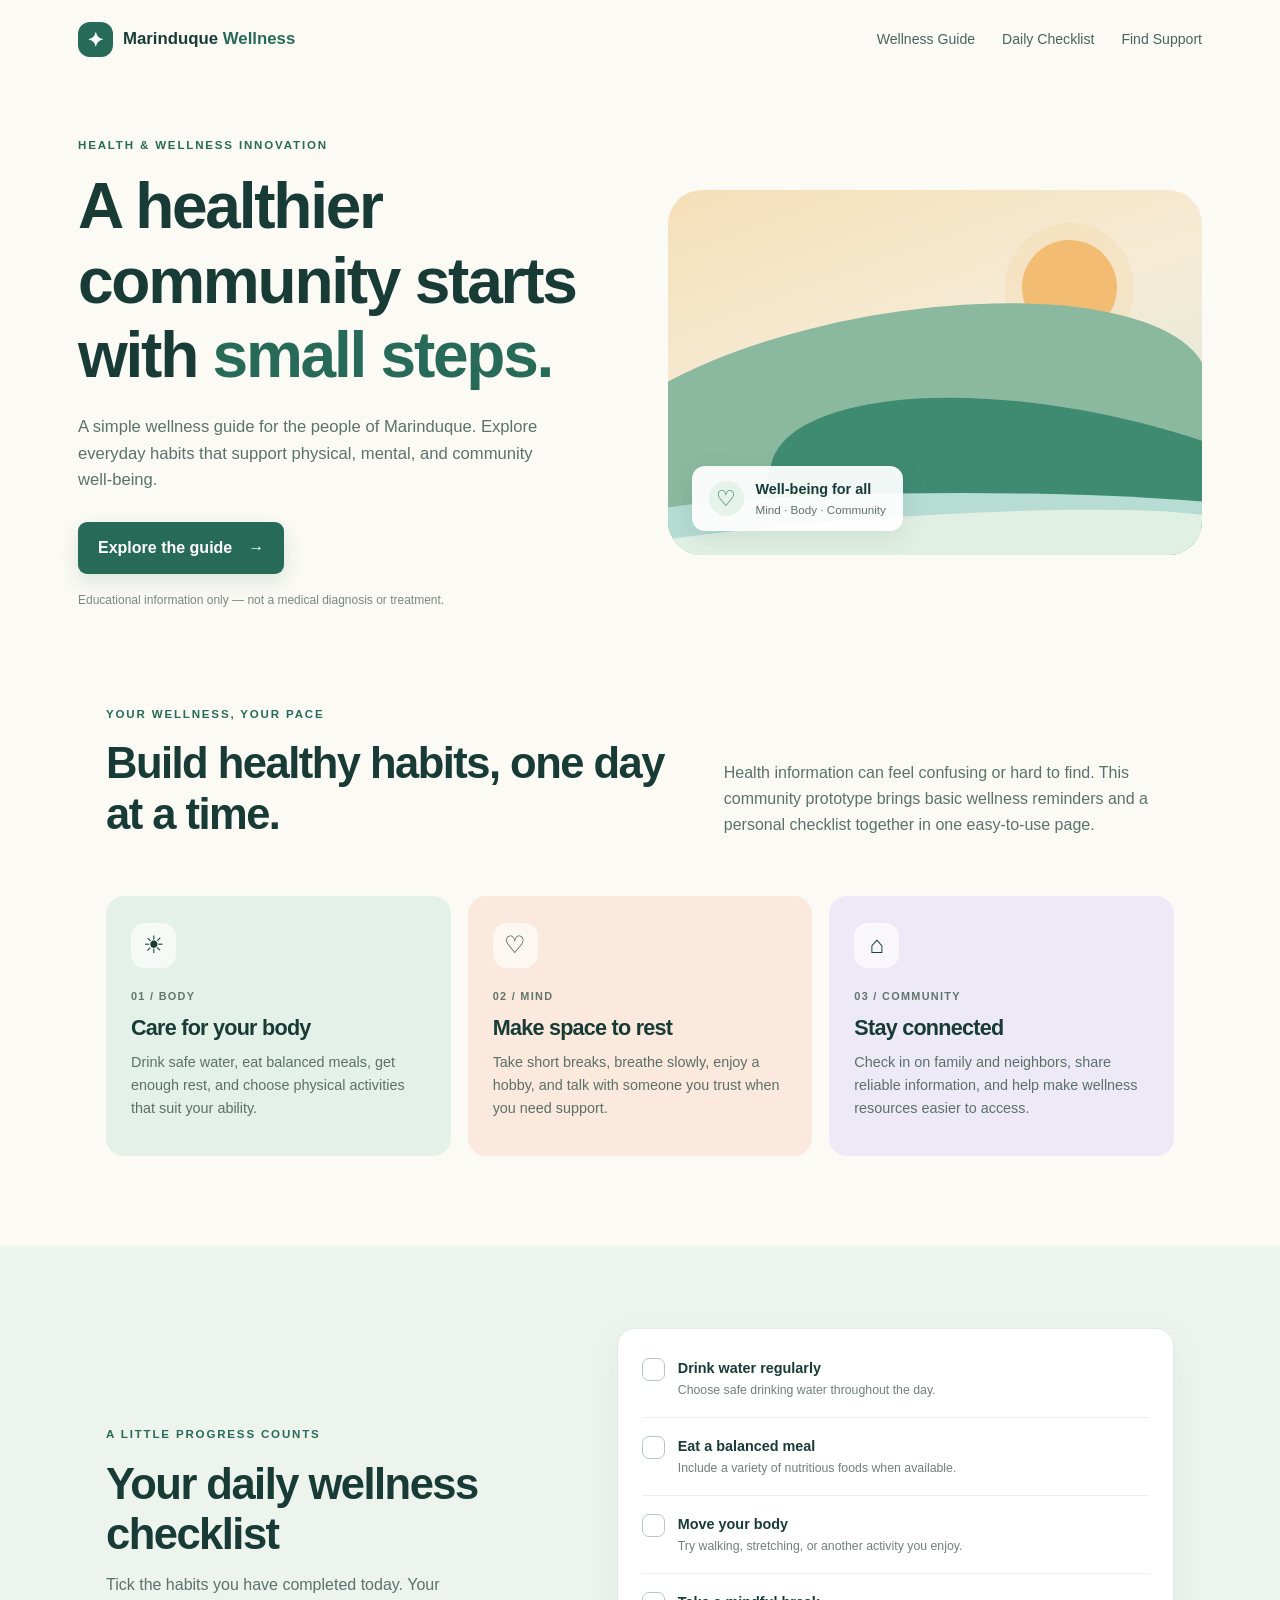
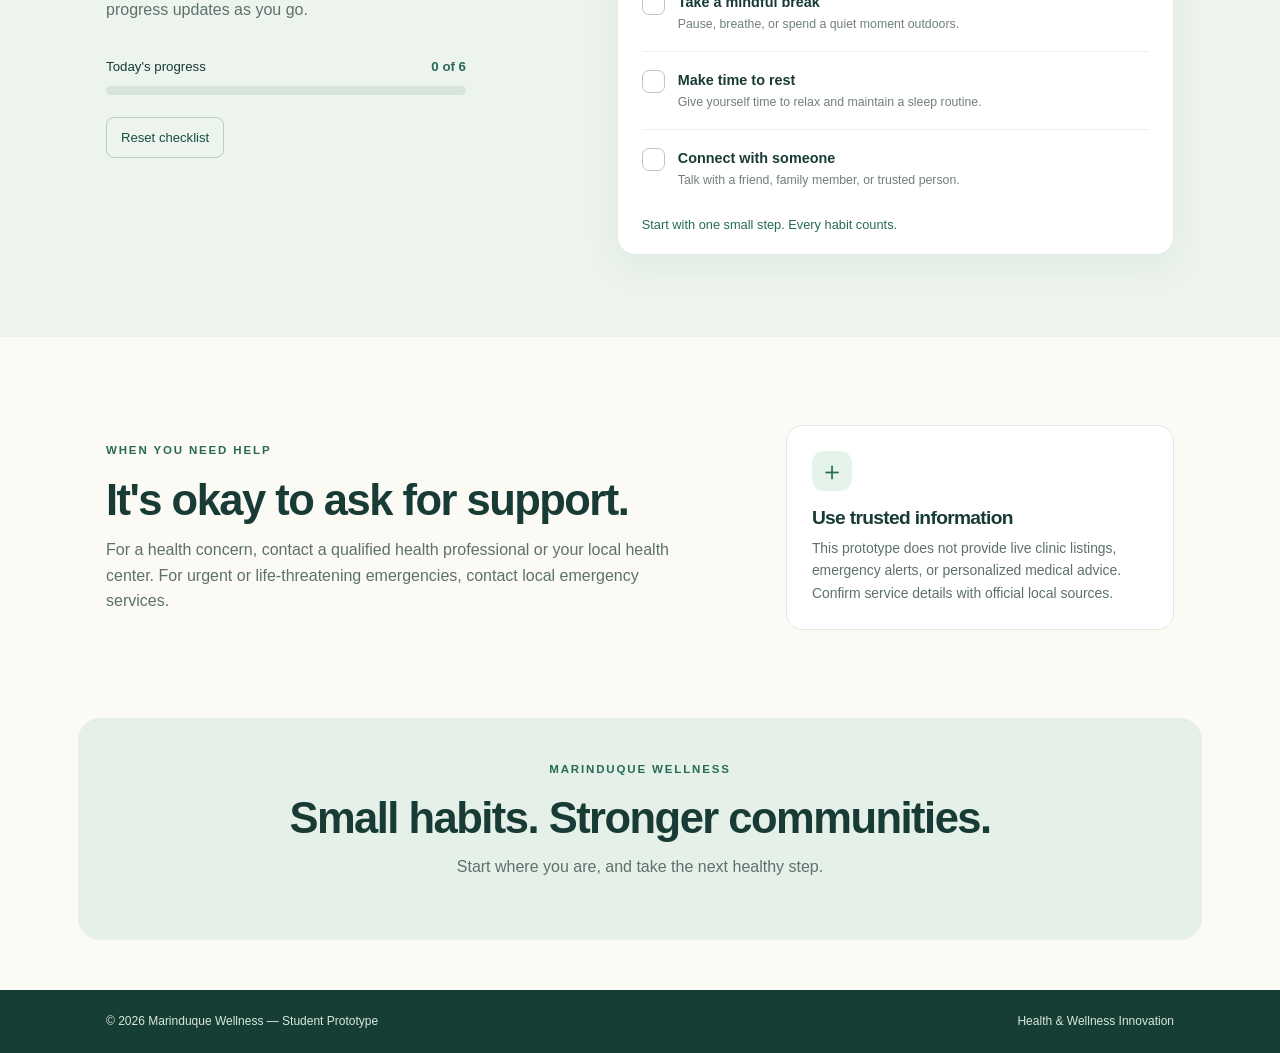
<file: Marinduque-Wellness/index.html>
<!DOCTYPE html>
<html lang="en">
<head>
  <meta charset="UTF-8">
  <meta name="viewport" content="width=device-width, initial-scale=1.0">
  <meta name="description" content="A community-focused health and wellness guide for Marinduque.">
  <title>Marinduque Wellness | Health & Wellness Innovation</title>
  <link rel="stylesheet" href="style.css">
</head>
<body>
  <header class="site-header">
    <a class="brand" href="#home" aria-label="Marinduque Wellness home">
      <span class="brand-mark" aria-hidden="true">✦</span>
      <span>Marinduque <strong>Wellness</strong></span>
    </a>
    <nav aria-label="Main navigation">
      <a href="#wellness">Wellness Guide</a>
      <a href="#checklist">Daily Checklist</a>
      <a href="#support">Find Support</a>
    </nav>
  </header>

  <main>
    <section class="hero" id="home">
      <div class="hero-copy">
        <p class="eyebrow">HEALTH & WELLNESS INNOVATION</p>
        <h1>A healthier community starts with <span>small steps.</span></h1>
        <p class="hero-text">A simple wellness guide for the people of Marinduque. Explore everyday habits that support physical, mental, and community well-being.</p>
        <a class="button" href="#wellness">Explore the guide <span aria-hidden="true">→</span></a>
        <p class="demo-note">Educational information only — not a medical diagnosis or treatment.</p>
      </div>
      <div class="hero-art" aria-label="Decorative illustration of a peaceful island landscape" role="img">
        <div class="sun"></div><div class="hill hill-back"></div><div class="hill hill-front"></div>
        <div class="wave wave-one"></div><div class="wave wave-two"></div>
        <div class="art-label"><span>♡</span><div><strong>Well-being for all</strong><small>Mind · Body · Community</small></div></div>
      </div>
    </section>

    <section class="intro section-wrap" id="wellness">
      <div>
        <p class="eyebrow">YOUR WELLNESS, YOUR PACE</p>
        <h2>Build healthy habits, one day at a time.</h2>
      </div>
      <p class="section-intro">Health information can feel confusing or hard to find. This community prototype brings basic wellness reminders and a personal checklist together in one easy-to-use page.</p>
    </section>

    <section class="feature-grid section-wrap" aria-label="Wellness topics">
      <article class="feature-card mint">
        <div class="feature-icon" aria-hidden="true">☀</div>
        <p class="card-tag">01 / BODY</p>
        <h3>Care for your body</h3>
        <p>Drink safe water, eat balanced meals, get enough rest, and choose physical activities that suit your ability.</p>
      </article>
      <article class="feature-card peach">
        <div class="feature-icon" aria-hidden="true">♡</div>
        <p class="card-tag">02 / MIND</p>
        <h3>Make space to rest</h3>
        <p>Take short breaks, breathe slowly, enjoy a hobby, and talk with someone you trust when you need support.</p>
      </article>
      <article class="feature-card lavender">
        <div class="feature-icon" aria-hidden="true">⌂</div>
        <p class="card-tag">03 / COMMUNITY</p>
        <h3>Stay connected</h3>
        <p>Check in on family and neighbors, share reliable information, and help make wellness resources easier to access.</p>
      </article>
    </section>

    <section class="checklist-section" id="checklist">
      <div class="section-wrap checklist-layout">
        <div class="checklist-copy">
          <p class="eyebrow">A LITTLE PROGRESS COUNTS</p>
          <h2>Your daily wellness checklist</h2>
          <p>Tick the habits you have completed today. Your progress updates as you go.</p>
          <div class="progress-block">
            <div class="progress-heading"><span>Today's progress</span><strong id="progress-text">0 of 6</strong></div>
            <div class="progress-track" role="progressbar" aria-label="Daily wellness checklist progress" aria-valuemin="0" aria-valuemax="6" aria-valuenow="0" id="progress-bar"><span id="progress-fill"></span></div>
          </div>
          <button class="reset-button" id="reset-checklist" type="button">Reset checklist</button>
        </div>
        <div class="checklist-card">
          <label class="check-item"><input type="checkbox"><span class="custom-check" aria-hidden="true"></span><span><strong>Drink water regularly</strong><small>Choose safe drinking water throughout the day.</small></span></label>
          <label class="check-item"><input type="checkbox"><span class="custom-check" aria-hidden="true"></span><span><strong>Eat a balanced meal</strong><small>Include a variety of nutritious foods when available.</small></span></label>
          <label class="check-item"><input type="checkbox"><span class="custom-check" aria-hidden="true"></span><span><strong>Move your body</strong><small>Try walking, stretching, or another activity you enjoy.</small></span></label>
          <label class="check-item"><input type="checkbox"><span class="custom-check" aria-hidden="true"></span><span><strong>Take a mindful break</strong><small>Pause, breathe, or spend a quiet moment outdoors.</small></span></label>
          <label class="check-item"><input type="checkbox"><span class="custom-check" aria-hidden="true"></span><span><strong>Make time to rest</strong><small>Give yourself time to relax and maintain a sleep routine.</small></span></label>
          <label class="check-item"><input type="checkbox"><span class="custom-check" aria-hidden="true"></span><span><strong>Connect with someone</strong><small>Talk with a friend, family member, or trusted person.</small></span></label>
          <p class="checklist-message" id="checklist-message" aria-live="polite">Start with one small step. Every habit counts.</p>
        </div>
      </div>
    </section>

    <section class="support-section section-wrap" id="support">
      <div class="support-main">
        <p class="eyebrow">WHEN YOU NEED HELP</p>
        <h2>It's okay to ask for support.</h2>
        <p>For a health concern, contact a qualified health professional or your local health center. For urgent or life-threatening emergencies, contact local emergency services.</p>
      </div>
      <aside class="support-note">
        <span class="support-symbol" aria-hidden="true">＋</span>
        <h3>Use trusted information</h3>
        <p>This prototype does not provide live clinic listings, emergency alerts, or personalized medical advice. Confirm service details with official local sources.</p>
      </aside>
    </section>

    <section class="bottom-banner section-wrap">
      <p class="eyebrow">MARINDUQUE WELLNESS</p>
      <h2>Small habits. Stronger communities.</h2>
      <p>Start where you are, and take the next healthy step.</p>
    </section>
  </main>

  <footer>
    <span>© 2026 Marinduque Wellness — Student Prototype</span>
    <span>Health & Wellness Innovation</span>
  </footer>
  <script src="script.js"></script>
</body>
</html>
</file>
<file: Marinduque-Wellness/style.css>
:root {
  --ink: #183b36;
  --muted: #5d716c;
  --green: #286a58;
  --green-dark: #174e42;
  --mint: #e5f3eb;
  --cream: #fbfaf5;
  --line: #dfe8e1;
}
* { box-sizing: border-box; }
html { scroll-behavior: smooth; }
body { margin: 0; color: var(--ink); background: var(--cream); font-family: 'DM Sans', sans-serif; line-height: 1.6; }
a { color: inherit; }
.site-header { max-width: 1180px; margin: auto; padding: 22px 28px; display: flex; align-items: center; justify-content: space-between; gap: 24px; }
.brand { text-decoration: none; display: flex; align-items: center; gap: 10px; font-family: Manrope, sans-serif; font-size: 1.05rem; font-weight: 600; }
.brand strong { color: var(--green); }
.brand-mark { display: grid; place-items: center; width: 35px; height: 35px; color: white; background: var(--green); border-radius: 12px; font-size: 1.25rem; }
nav { display: flex; gap: 27px; flex-wrap: wrap; }
nav a { font-size: .88rem; text-decoration: none; color: #49645d; }
nav a:hover, nav a:focus-visible { color: var(--green); text-decoration: underline; text-underline-offset: 5px; }
.hero { max-width: 1180px; margin: 12px auto 0; padding: 45px 28px 75px; display: grid; grid-template-columns: 1fr 1fr; align-items: center; gap: 55px; }
.eyebrow { color: var(--green); font-size: .72rem; font-weight: 700; letter-spacing: .16em; margin: 0 0 15px; }
h1, h2, h3, p { margin-top: 0; }
h1, h2, h3 { font-family: Manrope, sans-serif; line-height: 1.16; letter-spacing: -.035em; }
h1 { font-size: clamp(2.6rem, 5vw, 4.5rem); max-width: 600px; margin-bottom: 22px; }
h1 span { color: var(--green); }
.hero-text { max-width: 490px; color: var(--muted); font-size: 1.04rem; margin-bottom: 28px; }
.button { display: inline-flex; gap: 16px; align-items: center; background: var(--green); color: white; padding: 13px 20px; border-radius: 9px; text-decoration: none; font-weight: 700; box-shadow: 0 8px 20px #286a5826; }
.button:hover { background: var(--green-dark); transform: translateY(-1px); }
.demo-note { color: #7b8982; font-size: .75rem; margin: 17px 0 0; }
.hero-art { min-height: 365px; position: relative; overflow: hidden; border-radius: 34px; background: linear-gradient(160deg, #f5dfb8 0%, #f6ebd5 44%, #d4e8d9 100%); }
.sun { position: absolute; width: 95px; height: 95px; border-radius: 50%; background: #f2bd72; top: 50px; right: 85px; box-shadow: 0 0 0 17px #f2bd7226; }
.hill { position: absolute; width: 120%; height: 65%; bottom: 50px; border-radius: 50% 50% 0 0; }
.hill-back { background: #8ab9a0; left: -18%; transform: rotate(-10deg); bottom: 4px; }
.hill-front { background: #3f8b72; left: 18%; transform: rotate(12deg); bottom: -95px; }
.wave { position: absolute; height: 62px; width: 130%; left: -10%; bottom: 0; border-radius: 50% 50% 0 0; background: #b6dcd3; }
.wave-two { bottom: -25px; left: -25%; background: #e1f0e4; transform: rotate(-4deg); }
.art-label { position: absolute; bottom: 24px; left: 24px; display: flex; align-items: center; gap: 12px; padding: 12px 17px; border-radius: 13px; background: #ffffffed; box-shadow: 0 8px 25px #193b3618; }
.art-label > span { display: grid; place-items: center; width: 35px; height: 35px; border-radius: 50%; color: var(--green); background: var(--mint); font-size: 1.4rem; }
.art-label strong, .art-label small { display: block; }
.art-label strong { font-size: .9rem; }
.art-label small { color: var(--muted); font-size: .73rem; }
.section-wrap { max-width: 1124px; margin: auto; padding-left: 28px; padding-right: 28px; }
.intro { display: grid; grid-template-columns: 1fr .8fr; align-items: end; gap: 55px; padding-top: 20px; padding-bottom: 30px; }
h2 { font-size: clamp(2rem, 3.4vw, 3rem); margin-bottom: 12px; }
.section-intro { color: var(--muted); margin-bottom: 14px; }
.feature-grid { display: grid; grid-template-columns: repeat(3, 1fr); gap: 17px; padding-top: 15px; padding-bottom: 90px; }
.feature-card { padding: 27px 25px 25px; border-radius: 18px; min-height: 260px; }
.mint { background: #e4f1e9; }
.peach { background: #fae9dc; }
.lavender { background: #eee9f7; }
.feature-icon { width: 45px; height: 45px; border-radius: 14px; display: grid; place-items: center; background: #ffffffa6; font-size: 1.5rem; }
.card-tag { font-size: .68rem; letter-spacing: .12em; color: #60756c; font-weight: 700; margin: 20px 0 9px; }
.feature-card h3 { font-size: 1.35rem; margin-bottom: 11px; }
.feature-card > p:last-child { color: #5c7068; font-size: .9rem; margin-bottom: 0; }
.checklist-section { background: #edf4ee; padding: 82px 0; }
.checklist-layout { display: grid; grid-template-columns: .8fr 1fr; gap: 65px; align-items: center; }
.checklist-copy > p:not(.eyebrow) { color: var(--muted); max-width: 390px; }
.progress-block { margin-top: 33px; max-width: 360px; }
.progress-heading { display: flex; justify-content: space-between; font-size: .83rem; margin-bottom: 9px; }
.progress-heading strong { color: var(--green); }
.progress-track { height: 9px; background: #d7e4d9; border-radius: 20px; overflow: hidden; }
.progress-track span { display: block; width: 0; height: 100%; background: var(--green); border-radius: inherit; transition: width .25s ease; }
.reset-button { margin-top: 22px; border: 1px solid #b9cec0; background: transparent; color: var(--green-dark); padding: 9px 14px; border-radius: 8px; cursor: pointer; font: inherit; font-size: .82rem; }
.reset-button:hover { background: #dcebe0; }
.checklist-card { background: white; border: 1px solid #e1eae2; border-radius: 18px; padding: 11px 24px; box-shadow: 0 12px 35px #234a3510; }
.check-item { display: flex; align-items: flex-start; gap: 13px; padding: 17px 0; border-bottom: 1px solid #edf1ed; cursor: pointer; }
.check-item:last-of-type { border-bottom: 0; }
.check-item input { position: absolute; opacity: 0; width: 1px; height: 1px; }
.custom-check { flex: 0 0 23px; width: 23px; height: 23px; border: 1.5px solid #b8c9bc; border-radius: 7px; margin-top: 1px; display: grid; place-items: center; color: white; }
.check-item input:checked + .custom-check { background: var(--green); border-color: var(--green); }
.check-item input:checked + .custom-check::after { content: '✓'; font-size: .85rem; font-weight: 700; }
.check-item input:focus-visible + .custom-check { outline: 3px solid #86b9a0; outline-offset: 3px; }
.check-item strong, .check-item small { display: block; }
.check-item strong { font-size: .9rem; margin-bottom: 2px; }
.check-item small { color: #718078; font-size: .77rem; line-height: 1.45; }
.check-item input:checked ~ span:last-child strong { color: #6f8177; text-decoration: line-through; }
.checklist-message { margin: 9px 0 7px; color: var(--green); font-size: .8rem; min-height: 1.3em; }
.support-section { display: grid; grid-template-columns: 1.1fr .7fr; gap: 70px; align-items: center; padding-top: 88px; padding-bottom: 88px; }
.support-main p:last-child { max-width: 570px; color: var(--muted); margin-bottom: 0; }
.support-note { background: #fff; border: 1px solid var(--line); border-radius: 17px; padding: 25px; }
.support-symbol { display: grid; place-items: center; width: 40px; height: 40px; border-radius: 12px; background: var(--mint); color: var(--green); font-size: 1.6rem; }
.support-note h3 { margin: 16px 0 8px; font-size: 1.2rem; }
.support-note p { color: var(--muted); font-size: .87rem; margin-bottom: 0; }
.bottom-banner { text-align: center; padding-top: 42px; padding-bottom: 60px; border-radius: 22px; background: #e5f1e8; margin-bottom: 50px; }
.bottom-banner h2 { margin-bottom: 10px; }
.bottom-banner p:last-child { color: var(--muted); margin-bottom: 0; }
footer { display: flex; justify-content: space-between; gap: 15px; padding: 22px max(28px, calc((100vw - 1068px)/2)); background: #173e35; color: #d7e8dc; font-size: .75rem; }
@media (max-width: 760px) {
  .site-header { align-items: flex-start; flex-direction: column; padding-top: 17px; padding-bottom: 14px; }
  nav { gap: 14px; font-size: .8rem; }
  .hero { grid-template-columns: 1fr; gap: 32px; padding-top: 35px; padding-bottom: 55px; }
  .hero-art { min-height: 280px; }
  .intro, .checklist-layout, .support-section { grid-template-columns: 1fr; gap: 22px; }
  .feature-grid { grid-template-columns: 1fr; padding-bottom: 60px; }
  .feature-card { min-height: 0; }
  .checklist-section { padding: 60px 0; }
  .support-section { padding-top: 60px; padding-bottom: 60px; }
  .bottom-banner { margin-left: 16px; margin-right: 16px; padding: 35px 20px; }
  footer { flex-direction: column; }
}
@media (prefers-reduced-motion: reduce) {
  html { scroll-behavior: auto; }
  *, *::before, *::after { transition: none !important; }
}
</file>
